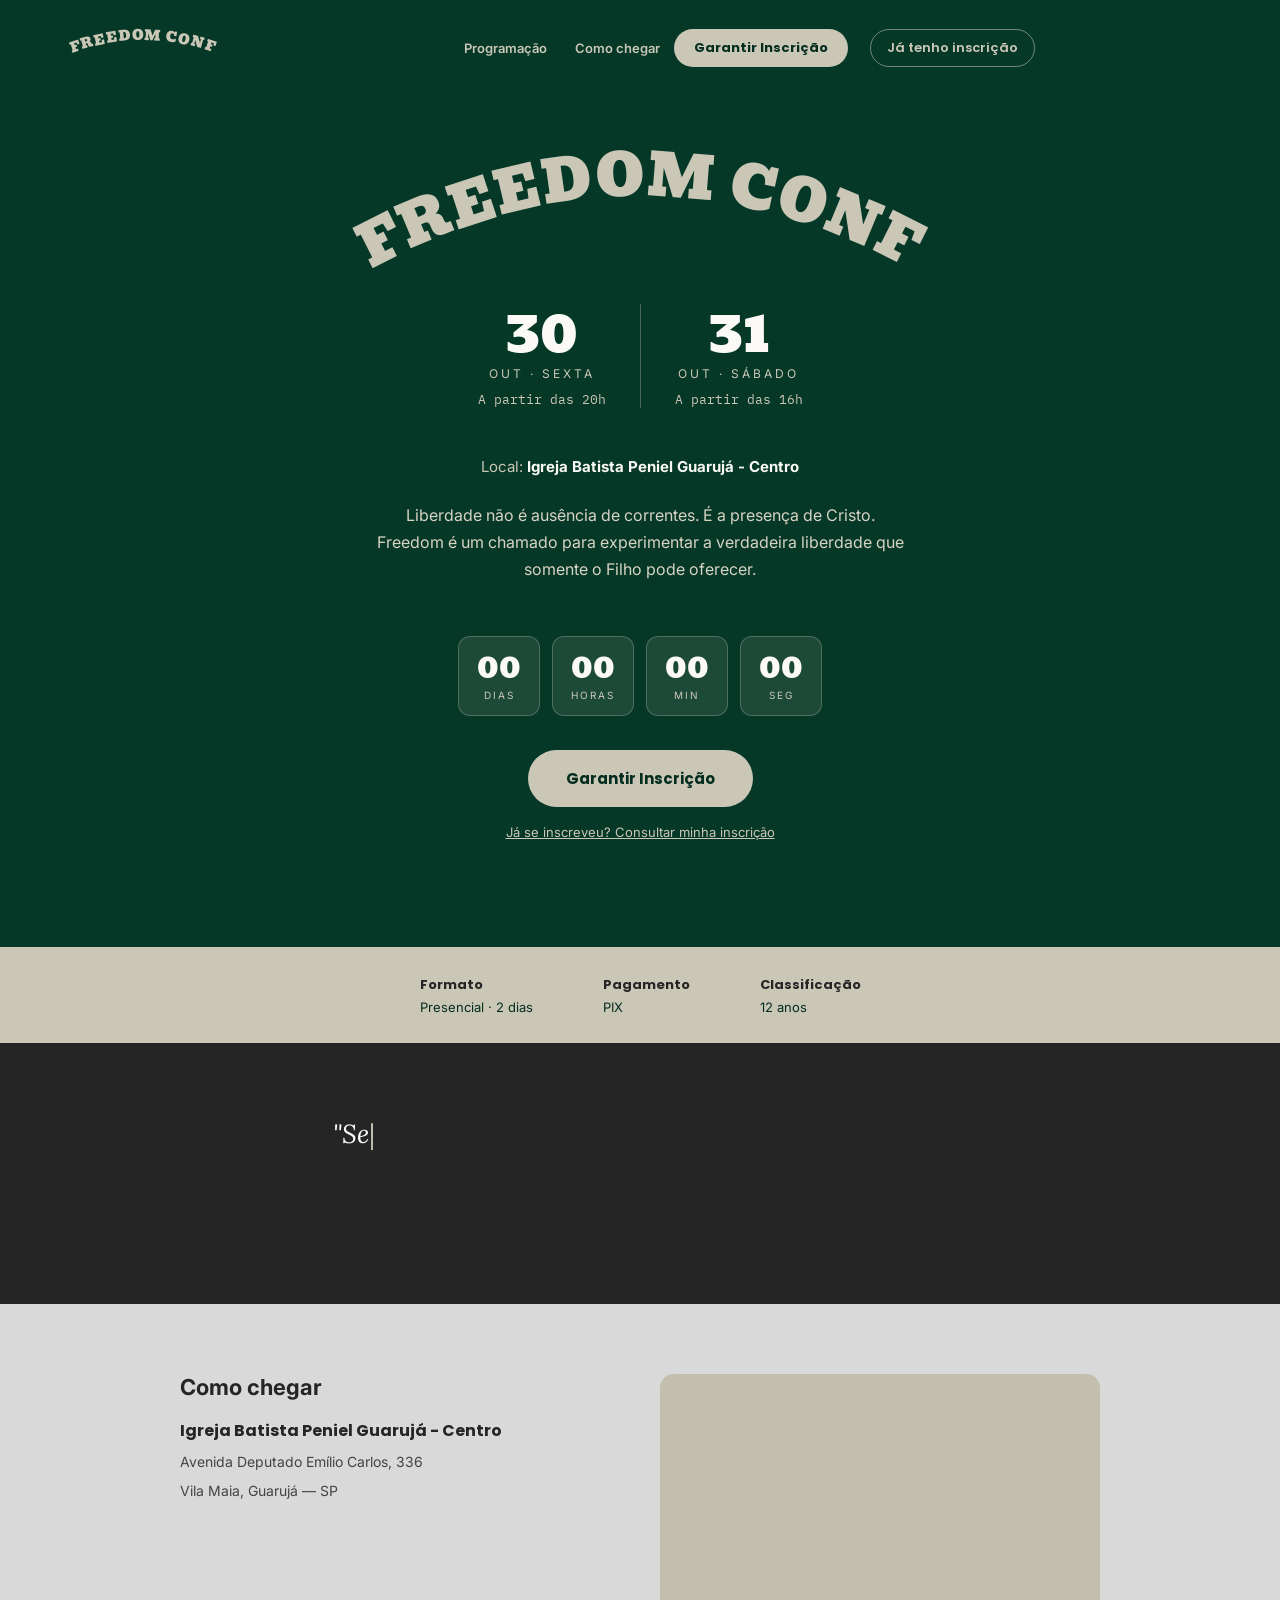
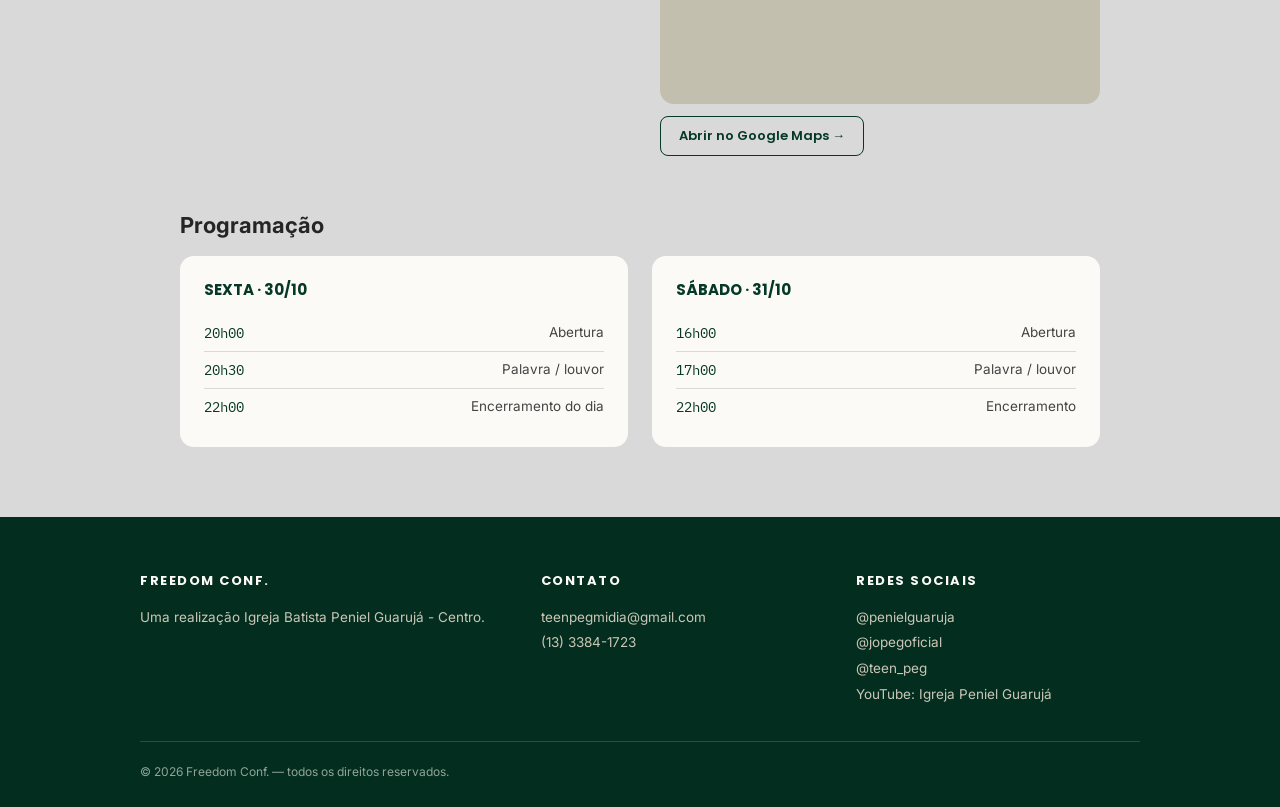
<file: index.html>
<!DOCTYPE html>
<html lang="pt-BR">
<head>
<meta charset="UTF-8" />
<meta name="viewport" content="width=device-width, initial-scale=1.0" />

<!-- Prevenção contra cache do navegador: garante que o visitante -->
<!-- sempre veja a versão mais recente do site (evita telas antigas -->
<!-- "presas" no cache após atualizações de preço, texto, etc.). -->
<meta http-equiv="Cache-Control" content="no-cache, no-store, must-revalidate">
<meta http-equiv="Pragma" content="no-cache">
<meta http-equiv="Expires" content="0">

<title>Freedom Conf. 2026</title>
<meta name="description" content="Freedom Conf. 2026 — Igreja Batista Peniel Guarujá - Centro. 30 e 31 de outubro." />

<link rel="preconnect" href="https://fonts.googleapis.com">
<link href="https://fonts.googleapis.com/css2?family=Bevan&family=Poppins:wght@400;500;600;700;800&family=Inter:wght@400;500;600&family=Lora:ital@1&family=IBM+Plex+Mono:wght@500&display=swap" rel="stylesheet">

<!-- Estilos centralizados do projeto (site público + admin) -->
<!-- "?v=8" força o navegador a buscar a versão nova sempre que o -->
<!-- número da versão mudar, mesmo com cache antigo salvo. -->
<link rel="stylesheet" href="css/styles.css?v=9">
<noscript>
  <style>
    .verse-fantasma { color: inherit !important; }
    .verse-camada { display: none !important; }
    .verse-ref { opacity: 1 !important; }
  </style>
</noscript>
</head>
<body>

<!-- ===================== HOME / CAPA ===================== -->
<section id="home">

  <div class="topbar">
    <div class="logo-mini">
      <svg class="arco" width="190" height="40" viewBox="0 0 190 40" overflow="visible">
        <path id="arcTopo" d="M 6 34 Q 95 -6 184 34" fill="transparent" />
        <text font-size="14"><textPath href="#arcTopo" startOffset="50%" text-anchor="middle">FREEDOM CONF</textPath></text>
      </svg>
    </div>

    <button type="button" class="menu-toggle" id="menuToggle" aria-label="Abrir menu" aria-expanded="false" aria-controls="menuNav">
      <span></span><span></span><span></span>
    </button>

    <nav id="menuNav">
      <a href="#programacao">Programação</a>
      <a href="#local">Como chegar</a>
      <a class="nav-cta-primario" href="inscricao.html">Garantir Inscrição</a>
      <a class="nav-cta-secundario" href="buscar.html">Já tenho inscrição</a>
    </nav>
    <div class="menu-backdrop" id="menuBackdrop" aria-hidden="true"></div>
  </div>

  <div class="cover">
    <svg class="arco" width="620" height="150" viewBox="0 0 620 150" overflow="visible">
      <path id="arcHero" d="M 20 135 Q 310 -35 600 135" fill="transparent" />
      <text font-size="58"><textPath href="#arcHero" startOffset="50%" text-anchor="middle">FREEDOM CONF</textPath></text>
    </svg>

    <div class="date-block">
      <div class="date-card">
        <div class="dia">30</div>
        <div class="mes">Out · Sexta</div>
        <div class="hora">A partir das 20h</div>
      </div>
      <div class="date-card">
        <div class="dia">31</div>
        <div class="mes">Out · Sábado</div>
        <div class="hora">A partir das 16h</div>
      </div>
    </div>

    <p class="local">Local: <b>Igreja Batista Peniel Guarujá - Centro</b></p>
    <p class="descricao">Liberdade não é ausência de correntes. É a presença de Cristo.<br>Freedom é um chamado para experimentar a verdadeira liberdade que somente o Filho pode oferecer.</p>

    <!-- Contagem regressiva viva: atualizada a cada segundo por js/main.js -->
    <div class="countdown" id="countdown">
      <div class="cd-box"><div class="num" id="cdDias">00</div><div class="lbl">Dias</div></div>
      <div class="cd-box"><div class="num" id="cdHoras">00</div><div class="lbl">Horas</div></div>
      <div class="cd-box"><div class="num" id="cdMin">00</div><div class="lbl">Min</div></div>
      <div class="cd-box"><div class="num" id="cdSeg">00</div><div class="lbl">Seg</div></div>
    </div>

    <div><a class="btn btn-primary" href="inscricao.html">Garantir Inscrição</a></div>
    <p style="margin-top:14px;">
      <a href="buscar.html" style="color:var(--bege); font-size:13px; text-decoration:underline;">Já se inscreveu? Consultar minha inscrição</a>
    </p>
  </div>

  <div class="info-strip">
    <div class="fade-in-section"><b>Formato</b>Presencial · 2 dias</div>
    <div class="fade-in-section"><b>Pagamento</b>PIX</div>
    <div class="fade-in-section"><b>Classificação</b>12 anos</div>
  </div>

  <div class="verse">
    <div id="versiculo" class="verse-wrap">
      <blockquote class="verse-texto">
        <!-- Texto completo, invisível (via CSS): reserva a altura final no layout
             e continua acessível para leitores de tela. É também a fonte do texto
             que o JS vai "digitar". -->
        <span class="verse-fantasma" id="versiculoTexto">"Se, pois, o Filho vos libertar, verdadeiramente sereis livres."</span>
        <!-- Camada visível: o JS preenche letra por letra, com o cursor logo depois. -->
        <span class="verse-camada" aria-hidden="true"><span id="versiculoDigitado"></span><span class="verse-cursor" id="versiculoCursor">|</span></span>
      </blockquote>
      <p class="verse-ref" id="versiculoRef">João 8:36</p>
    </div>
  </div>

  <div class="details" id="local">
    <div class="details-grid">
      <div class="fade-in-section">
        <h2>Como chegar</h2>
        <div class="address-lines">
          <p class="nome-local">Igreja Batista Peniel Guarujá - Centro</p>
          <p>Avenida Deputado Emílio Carlos, 336</p>
          <p>Vila Maia, Guarujá — SP</p>
        </div>
      </div>
      <div>
        <div class="map-box">
          <iframe
            src="https://www.google.com/maps?q=Avenida+Deputado+Em%C3%ADlio+Carlos,+336+-+Vila+Maia,+Guaruj%C3%A1+-+SP&output=embed"
            loading="lazy"
            referrerpolicy="no-referrer-when-downgrade"
            allowfullscreen
            title="Localização da Igreja Batista Peniel Guarujá - Centro">
          </iframe>
        </div>
        <a class="btn-line" style="display:inline-block; margin-top:12px; text-decoration:none;"
           href="https://www.google.com/maps/search/?api=1&query=Avenida+Deputado+Em%C3%ADlio+Carlos%2C+336+-+Vila+Maia%2C+Guaruj%C3%A1+-+SP"
           target="_blank" rel="noopener">
          Abrir no Google Maps →
        </a>
      </div>
    </div>

    <div class="programacao" id="programacao">
      <h2 class="fade-in-section">Programação</h2>
      <div class="prog-cols">
        <div class="prog-day">
          <div class="fade-in-section">
            <h3>SEXTA · 30/10</h3>
            <div class="prog-item"><span>20h00</span><span>Abertura</span></div>
            <div class="prog-item"><span>20h30</span><span>Palavra / louvor</span></div>
            <div class="prog-item"><span>22h00</span><span>Encerramento do dia</span></div>
          </div>
        </div>
        <div class="prog-day">
          <div class="fade-in-section">
            <h3>SÁBADO · 31/10</h3>
            <div class="prog-item"><span>16h00</span><span>Abertura</span></div>
            <div class="prog-item"><span>17h00</span><span>Palavra / louvor</span></div>
            <div class="prog-item"><span>22h00</span><span>Encerramento</span></div>
          </div>
        </div>
      </div>
    </div>
  </div>

  <footer>
    <div class="footer-grid fade-in-section">
      <div>
        <h4>Freedom Conf.</h4>
        <p>Uma realização Igreja Batista Peniel Guarujá - Centro.</p>
      </div>
      <div>
        <h4>Contato</h4>
        <a href="mailto:teenpegmidia@gmail.com">teenpegmidia@gmail.com</a>
        <a href="tel:+551333841723">(13) 3384-1723</a>
      </div>
      <div>
        <h4>Redes sociais</h4>
        <a href="https://instagram.com/penielguaruja" target="_blank" rel="noopener">@penielguaruja</a>
        <a href="https://instagram.com/jopegoficial" target="_blank" rel="noopener">@jopegoficial</a>
        <a href="https://instagram.com/teen_peg" target="_blank" rel="noopener">@teen_peg</a>
        <a href="https://www.youtube.com/@igrejapenielguaruja" target="_blank" rel="noopener">YouTube: Igreja Peniel Guarujá</a>
      </div>
    </div>
    <div class="footer-bottom">
      <span>© 2026 Freedom Conf. — todos os direitos reservados.</span>
    </div>
  </footer>
</section>

<!-- 1) menu mobile; 2) contagem regressiva; 3) animações de rolagem -->
<script src="js/main.js?v=4.1.0"></script>
</body>
</html>
</file>
<file: css/styles.css>
/* ============================================================
   Freedom Conf. 2026 — Estilos compartilhados
   Este arquivo centraliza TODO o CSS do projeto (site público e
   painel administrativo). A paleta de cores, tipografia e o
   design system abaixo seguem rigorosamente o protótipo aprovado.
   ============================================================ */

:root{
  --verde: #053827;
  --verde-dark: #032D1F;
  --bege: #CBC7B7;
  --preto: #252525;
  --cinza: #D9D9D9;
  --branco: #FBFAF7;
}
*{box-sizing:border-box;}
html{ overflow-x:hidden; scroll-behavior:smooth; }
body{
  margin:0; background:var(--branco); color:var(--preto);
  font-family:'Inter',sans-serif; -webkit-font-smoothing:antialiased;
  overflow-x:hidden;
}
.heading{ font-family:'Poppins',sans-serif; font-weight:700; }
.arco{ display:inline-block; overflow:visible; max-width:100%; }
.arco svg{ max-width:100%; height:auto; display:block; }
.arco text{ font-family:'Bevan',serif; fill: currentColor; letter-spacing: 1px; }

/* Usado apenas no admin.html para alternar entre login / dashboard / check-in
   sem precisar navegar entre páginas diferentes. */
.screen{ display:none; }
.screen.active{ display:block; animation: telaEntra .45s cubic-bezier(.22,.68,0,1.01); }
@keyframes telaEntra{
  from{ opacity:0; transform:translateY(14px); }
  to{ opacity:1; transform:translateY(0); }
}

/* ================= HOME ================= */
#home .topbar{
  position:relative;
  display:flex; justify-content:space-between; align-items:center;
  padding:26px 48px; background:var(--verde); color:var(--branco);
}
#home .topbar .logo-mini .arco{ color:var(--bege); }
#home .topbar nav{ display:flex; align-items:center; }
#home .topbar nav a{ color:var(--bege); text-decoration:none; margin-left:28px; font-size:13px; font-weight:600; }
#home .topbar nav a:hover{ color:var(--branco); }

/* ---- CTAs de destaque dentro do menu (primário = inscrever-se; -- */
/* ---- secundário = quem já se inscreveu / ver credencial)      -- */
#home .topbar nav .nav-cta-secundario{
  margin-left:22px; padding:8px 16px; border:1.5px solid rgba(203,199,183,.55);
  border-radius:999px; font-family:'Poppins',sans-serif; white-space:nowrap;
}
#home .topbar nav .nav-cta-secundario:hover{ border-color:var(--branco); color:var(--branco); }
#home .topbar nav .nav-cta-primario{
  margin-left:14px; padding:9px 20px; border-radius:999px;
  background:var(--bege); color:var(--verde-dark); font-family:'Poppins',sans-serif;
  font-weight:700; white-space:nowrap;
}
#home .topbar nav .nav-cta-primario:hover{ background:var(--branco); color:var(--verde-dark); }

/* ---- botão hambúrguer (só aparece em telas estreitas) ---- */
.menu-toggle{
  display:none; flex-direction:column; justify-content:center; gap:5px;
  width:34px; height:34px; padding:0; background:none; border:none; cursor:pointer;
}
.menu-toggle span{
  display:block; width:100%; height:2px; background:var(--branco); border-radius:2px;
  transition:transform .2s ease, opacity .2s ease;
}
.menu-toggle.aberto span:nth-child(1){ transform:translateY(7px) rotate(45deg); }
.menu-toggle.aberto span:nth-child(2){ opacity:0; }
.menu-toggle.aberto span:nth-child(3){ transform:translateY(-7px) rotate(-45deg); }

.cover{
  background:var(--verde); color:var(--branco);
  display:flex; flex-direction:column; align-items:center; text-align:center;
  padding:50px 24px 90px;
}
.cover .arco{ color:var(--bege); margin-bottom:8px; }
.cover .subtitulo{
  font-family:'Poppins',sans-serif; font-weight:600; letter-spacing:6px;
  font-size:13px; color:var(--bege); text-transform:uppercase; margin-bottom:46px;
}
.date-block{ display:flex; gap:0; margin-bottom:34px; }
.date-card{ padding:0 34px; text-align:center; }
.date-card + .date-card{ border-left:1px solid rgba(203,199,183,.35); }
.date-card .dia{ font-family:'Bevan',serif; font-size:56px; line-height:1; color:var(--branco); }
.date-card .mes{ font-size:12px; letter-spacing:3px; color:var(--bege); text-transform:uppercase; margin-top:6px;}
.date-card .hora{ font-size:13px; color:var(--bege); margin-top:10px; font-family:'IBM Plex Mono',monospace;}
.local{ font-size:15px; color:var(--bege); margin-bottom:10px; }
.local b{ color:var(--branco); }

/* ---- contagem regressiva ---- */
.countdown{ display:flex; gap:12px; margin:8px 0 34px; }
.cd-box{
  background:rgba(203,199,183,.12); border:1px solid rgba(203,199,183,.3);
  border-radius:12px; padding:14px 18px; text-align:center; min-width:76px;
}
.cd-box .num{ font-family:'Bevan',serif; font-size:32px; color:var(--branco); line-height:1; }
.cd-box .lbl{ font-size:10px; letter-spacing:2px; text-transform:uppercase; color:var(--bege); margin-top:6px; }
.descricao{ max-width:560px; font-size:16px; line-height:1.7; color:#D8D3C3; margin-bottom:44px; }
.btn{
  display:inline-block; padding:17px 38px; border-radius:999px;
  font-weight:700; text-decoration:none; font-size:15px; cursor:pointer; border:none;
  font-family:'Poppins',sans-serif;
}
.btn-primary{ background:var(--bege); color:var(--verde-dark); }
.btn-primary:hover{ background:var(--branco); }
.btn-primary:disabled{ opacity:.6; cursor:not-allowed; }

/* ---- faixa de infos rápidas (mistura bege) ---- */
.info-strip{
  display:flex; justify-content:center; gap:70px; flex-wrap:wrap;
  background:var(--bege); color:var(--verde-dark);
  padding:28px 24px;
}
.info-strip b{ display:block; color:var(--preto); font-size:13px; margin-bottom:4px; font-family:'Poppins',sans-serif;}
.info-strip div{ font-size:13px; }

/* ---- versículo-chave (mistura preto) ---- */
.verse{
  background:var(--preto); color:var(--bege);
  padding:70px 24px; text-align:center;
}
.verse blockquote{
  font-family:'Lora',serif; font-style:italic; font-size:26px; line-height:1.6;
  max-width:640px; margin:0 auto 18px; color:var(--branco);
}
.verse cite{ font-size:13px; letter-spacing:2px; text-transform:uppercase; color:var(--bege); font-style:normal; }

/* ---- versículo: animação de digitação (typewriter) ----
   Duas camadas empilhadas dentro do mesmo blockquote:
   • .verse-fantasma → texto completo, transparente. Ocupa o espaço final
     em qualquer largura de tela (sem pulos de layout) e segue legível
     para leitores de tela.
   • .verse-camada   → sobreposta ao fantasma, mesmo texto e mesma
     tipografia. O JS escreve aqui, letra por letra. */
.verse-texto{ position:relative; }
.verse-fantasma{ display:block; color:transparent; }
.verse-camada{
  position:absolute; top:0; left:0; right:0;
  pointer-events:none;
}

/* Parte ainda não digitada: ocupa o lugar dela, mas fica invisível.
   Assim as quebras de linha e a centralização são idênticas ao texto
   final, e nenhuma palavra "pula" de linha enquanto é digitada.
   (O elemento é criado pelo JS na etapa 3.) */
.verse-resto{ color:transparent; }

/* Cursor "|": largura zero, então não desloca o texto. Só aparece
   quando o JS marca #versiculo com ".digitando". */
.verse-cursor{
  display:inline-block; width:0; overflow:visible;
  font-style:normal; font-weight:300; color:var(--bege);
  opacity:0;
}
.verse-wrap.digitando .verse-cursor{
  opacity:1;
  animation:verse-piscar 1s steps(1) infinite;
}
@keyframes verse-piscar{
  0%, 49.99%{ opacity:1; }
  50%, 100%{ opacity:0; }
}

/* Referência "João 8:36": o espaço já está reservado (opacity não
   tira o elemento do layout). O JS adiciona ".concluido" ao terminar
   de digitar e o fade-in acontece por aqui. */
.verse-ref{
  margin:0; opacity:0;
  transition:opacity .9s ease;
}
.verse-wrap.concluido .verse-ref{ opacity:1; }

/* Cursor continua piscando por 3s depois de concluir; o JS então
   adiciona ".cursor-fim" e ele some com um fade-out discreto. */
.verse-wrap.cursor-fim .verse-cursor{
  animation:verse-sumir .8s ease forwards;
}
@keyframes verse-sumir{
  from{ opacity:1; }
  to{ opacity:0; }
}

/* Menos movimento: mostra o versículo pronto, sem digitação. */
@media (prefers-reduced-motion: reduce){
  .verse-fantasma{ color:inherit; }
  .verse-camada{ display:none; }
  .verse-ref{ opacity:1; transition:none; }
}

/* ---- local e programação (mistura cinza) ---- */
.details{ background:var(--cinza); padding:70px 24px; }
.details-grid{
  max-width:920px; margin:0 auto; display:grid; grid-template-columns:1fr 1fr; gap:40px;
}
.details h2{ font-size:22px; margin:0 0 18px; }
.details-grid .map-box{
  background:#C3BFAE; border-radius:14px; overflow:hidden;
  aspect-ratio: 4 / 3; width:100%;
  display:flex; align-items:center; justify-content:center; color:#6b6656; font-size:13px;
}
.details-grid .map-box iframe{
  width:100%; height:100%; border:0; display:block;
}
.address-lines p{ margin:0 0 6px; font-size:14px; color:#444; line-height:1.6;}
.address-lines .nome-local{ font-weight:700; color:var(--preto); font-size:16px; margin-bottom:8px; font-family:'Poppins',sans-serif;}

.programacao{ max-width:920px; margin:56px auto 0; }
.prog-cols{ display:grid; grid-template-columns:1fr 1fr; gap:24px; }
.prog-day{ background:var(--branco); border-radius:14px; padding:22px 24px; }
.prog-day h3{ font-family:'Poppins',sans-serif; font-size:15px; margin:0 0 14px; color:var(--verde);}
.prog-item{ display:flex; justify-content:space-between; font-size:13.5px; padding:9px 0; border-bottom:1px solid var(--cinza); color:#444;}
.prog-item:last-child{ border-bottom:none; }
.prog-item span:first-child{ font-family:'IBM Plex Mono',monospace; color:var(--verde); }

/* ---- rodapé ---- */
footer{ background:var(--verde-dark); color:var(--bege); padding:54px 24px 28px; }
.footer-grid{
  max-width:1000px; margin:0 auto; display:grid; grid-template-columns:1.3fr 1fr 1fr; gap:32px;
  padding-bottom:34px; border-bottom:1px solid rgba(203,199,183,.2);
}
footer h4{ color:var(--branco); font-size:13px; text-transform:uppercase; letter-spacing:1.5px; margin:0 0 14px; font-family:'Poppins',sans-serif;}
footer p, footer a{ font-size:13.5px; color:var(--bege); line-height:1.9; text-decoration:none; display:block;}
footer a:hover{ color:var(--branco); }
.footer-bottom{
  max-width:1000px; margin:22px auto 0; display:flex; justify-content:space-between;
  font-size:12px; color:#8FA598; flex-wrap:wrap; gap:8px;
}

/* ================= INSCRIÇÃO ================= */

/* ---- botão "← Voltar": pílula flutuante minimalista, grudada no
   topo ao rolar (sticky), com fundo translúcido e desfoque — não é
   mais uma faixa branca ocupando a largura toda da tela. O
   container só existe para dar um respiro de margem em volta da
   pílula; quem realmente "gruda" no topo é o próprio botão. ---- */
.pagina-voltar-bar{
  display:flex; padding:14px 20px 0;
}
.btn-voltar-limpo{
  position:sticky; top:12px; z-index:100;
  display:inline-flex; align-items:center; gap:6px;
  padding:9px 18px; border-radius:999px;
  background:rgba(251,250,247,.78);
  -webkit-backdrop-filter:blur(8px); backdrop-filter:blur(8px);
  box-shadow:0 4px 18px rgba(5,56,39,.14);
  font-size:13.5px; font-weight:600; font-family:'Poppins',sans-serif;
  color:var(--verde); text-decoration:none;
  transition:background .15s ease, color .15s ease, box-shadow .15s ease;
}
.btn-voltar-limpo:hover{
  background:var(--branco); color:var(--verde-dark);
  box-shadow:0 6px 22px rgba(5,56,39,.2); text-decoration:none;
}

#inscricao{ background:var(--cinza); }
.insc-wrap{ max-width:640px; margin:0 auto; padding:70px 24px 90px; text-align:center; }
.insc-wrap .arco{ color:var(--verde); margin-bottom:16px; }
.insc-wrap h1{ font-size:30px; margin:0 0 6px; }
.insc-wrap .sub{ color:#555; margin-bottom:38px; font-size:15px;}
.combos{ display:grid; grid-template-columns:repeat(3,1fr); gap:14px; margin-bottom:38px; text-align:left;}
.combo{ background:var(--branco); border:2px solid var(--cinza); border-radius:14px; padding:22px 18px; cursor:pointer; transition:all .15s ease; position:relative;}
.combo:hover{ border-color:var(--bege); }
.combo[data-selected="true"]{ border-color:var(--verde); background:#F1F4F1; }
.combo .badge-check{ position:absolute; top:14px; right:14px; width:18px; height:18px; border-radius:50%; border:2px solid var(--cinza); background:var(--branco);}
.combo[data-selected="true"] .badge-check{ background:var(--verde); border-color:var(--verde); }
.combo .dia{ font-family:'Poppins',sans-serif; font-weight:700; font-size:15px; margin-bottom:4px;}
.combo .detalhe{ font-size:12px; color:#666; display:block; margin-bottom:16px; min-height:32px;}
/* Preço em bloco vertical: "R$" em destaque numa linha, o valor
   numérico + "/pessoa" na linha de baixo. Antes disso era tudo numa
   linha só ("R$ 25,00/pessoa") na fonte Bevan de 26px, larga o
   bastante para estourar a largura do card — daí o vazamento. */
.combo .preco{
  font-family:'Bevan',serif; color:var(--verde);
  display:flex; flex-direction:column; line-height:1.2;
}
.combo .preco-cifrao{ font-size:13px; letter-spacing:1.5px; margin-bottom:2px; }
.combo .preco-valor{ font-size:26px; }
.combo .preco-valor small{ font-family:'Inter',sans-serif; font-size:12px; color:#888; font-weight:400; margin-left:3px;}
.form-card{ background:var(--branco); border-radius:16px; padding:32px; text-align:left; }
.field{ margin-bottom:18px; }
.field label{ display:block; font-size:13px; color:#555; margin-bottom:7px; font-weight:600; font-family:'Poppins',sans-serif;}
.field input{ width:100%; padding:14px 16px; background:var(--cinza); border:1.5px solid transparent; border-radius:9px; color:var(--preto); font-size:15px; font-family:'Inter',sans-serif;}
.field input:focus{ outline:none; border-color:var(--verde); background:var(--branco); }
.field .erro-campo{ display:block; color:#A13B2C; font-size:12px; margin-top:6px; }

/* ---- Aviso customizado de inscrição duplicada (Passo 1) ----
   Substitui o alert() nativo do navegador por um banner no próprio
   layout, com a identidade visual do projeto — borda de destaque em
   --verde, texto em --verde-dark, fundo --branco. Fica escondido por
   padrão (display:none inline no HTML) e é mostrado/escondido via
   .style.display pelo js/inscricao.js. */
.aviso-duplicidade{
  display:flex; align-items:flex-start; gap:12px;
  background:var(--branco);
  border:1.5px solid var(--bege);
  border-left:4px solid var(--verde);
  border-radius:12px;
  padding:14px 16px;
  margin-top:14px;
  text-align:left;
}
.aviso-duplicidade-icone{ font-size:20px; line-height:1; margin-top:1px; flex-shrink:0; }
.aviso-duplicidade-texto{ flex:1; min-width:0; }
.aviso-duplicidade-texto strong{
  display:block; font-family:'Poppins',sans-serif; font-weight:700;
  font-size:13.5px; color:var(--verde-dark); margin-bottom:4px;
}
.aviso-duplicidade-texto p{
  margin:0; font-size:13px; color:var(--preto); line-height:1.5; opacity:.82;
}
.aviso-duplicidade-fechar{
  background:none; border:none; font-size:18px; line-height:1;
  color:var(--bege); cursor:pointer; padding:2px 4px; margin-left:2px;
  flex-shrink:0; transition:color .15s ease;
}
.aviso-duplicidade-fechar:hover{ color:var(--verde-dark); }
.field input[type="file"]{
  padding:12px 14px; cursor:pointer; font-size:13px; color:#555;
}
.field input[type="file"]::file-selector-button{
  border:none; background:var(--verde); color:var(--branco); font-weight:600;
  padding:8px 14px; border-radius:6px; margin-right:12px; cursor:pointer; font-family:'Poppins',sans-serif; font-size:12px;
}
.field input[type="file"]::file-selector-button:hover{ background:var(--verde-dark); }
.total-row{ display:flex; justify-content:space-between; align-items:center; padding:16px 4px; margin:10px 0 22px; border-top:1px solid var(--cinza); font-size:14px; color:#555;}
.total-row strong{ font-family:'Bevan',serif; font-size:22px; color:var(--verde); }
.pay-icons{ display:flex; gap:8px; margin-top:8px; }
.pay-chip{ font-size:11px; border:1px solid var(--cinza); padding:4px 10px; border-radius:6px; color:#666; font-weight:600;}

/* ---- caixa da chave Pix + botão "Copiar Chave Pix" ---- */
.pix-key-box{ background:var(--cinza); border-radius:9px; padding:14px 16px; margin-bottom:18px; }
.pix-key-label{ font-size:12px; color:#555; margin:0 0 8px; font-weight:600; font-family:'Poppins',sans-serif;}
.pix-key-row{ display:flex; align-items:center; justify-content:space-between; gap:10px; flex-wrap:wrap; }
.pix-key-valor{ font-family:'IBM Plex Mono',monospace; font-size:14px; font-weight:600; color:var(--preto); margin:0; word-break:break-all;}
.btn-copiar-pix{
  background:var(--verde); color:var(--branco); border:none; border-radius:6px;
  padding:8px 14px; font-size:12px; font-weight:700; cursor:pointer; font-family:'Poppins',sans-serif;
  white-space:nowrap; flex-shrink:0;
}
.btn-copiar-pix:hover{ background:var(--verde-dark); }
.btn-copiar-pix.copiado{ background:#1F6B3F; }

/* ---- selo de status na tela de sucesso (pagamento pendente) ---- */
.status-pendente-badge{
  display:inline-block; background:#F3EAD2; color:#8A6A16; font-family:'Poppins',sans-serif;
  font-weight:700; font-size:12px; letter-spacing:.5px; padding:7px 16px; border-radius:20px;
  text-transform:uppercase;
}
.form-card .btn-primary{ width:100%; text-align:center; background:var(--verde); color:var(--branco); padding:17px;}
.form-card .btn-primary:hover{ background:var(--verde-dark); }

/* ---- resumo do pedido (passo intermediário antes do PIX) ---- */
.resumo-pedido{ text-align:left; }
.resumo-pedido h2{ font-size:19px; margin:0 0 18px; font-family:'Poppins',sans-serif; }
.resumo-linhas{ border-top:1px solid var(--cinza); padding-top:16px; margin-bottom:26px; }
.resumo-linha{ display:flex; justify-content:space-between; font-size:14px; color:#555; padding:6px 0; }
.resumo-linha b{ color:var(--preto); }
.resumo-linha.destaque{ border-top:1px dashed var(--cinza); margin-top:8px; padding-top:14px; font-size:15px; }
.resumo-linha.destaque b{ color:var(--verde); font-family:'Bevan',serif; font-size:20px; }
.btn-pix{
  width:100%; display:flex; align-items:center; justify-content:center; gap:10px;
  background:var(--branco); border:2px solid var(--verde); color:var(--verde);
  padding:18px; border-radius:12px; font-family:'Poppins',sans-serif; font-weight:700;
  font-size:16px; cursor:pointer;
}
.btn-pix:hover{ background:var(--verde); color:var(--branco); }
.btn-pix:disabled{ opacity:.6; cursor:not-allowed; }
.tag-tarifa{
  display:block; margin-top:8px; color:#999; font-size:11.5px; text-align:center;
}
.tag-sem-acrescimo{
  display:inline-block; margin-top:10px; background:#1F6B3F; color:var(--branco);
  font-size:11px; font-weight:700; padding:5px 12px; border-radius:6px;
}
.resumo-voltar{ display:inline-block; margin-bottom:18px; color:#777; font-size:13px; text-decoration:none; font-weight:600; background:none; border:none; cursor:pointer; font-family:'Inter',sans-serif; padding:0;}
.resumo-voltar:hover{ color:var(--verde); }

/* ---- FAQ / Dúvidas Frequentes (rodapé do inscricao.html) ---- */
.faq-section{ background:var(--cinza); padding:60px 24px; }
.faq-wrap{ max-width:820px; margin:0 auto; text-align:center; }
.faq-wrap h2{ font-size:24px; margin:0 0 8px; }
.faq-wrap .sub{ margin-bottom:32px; }
.faq-grid{ display:grid; grid-template-columns:repeat(2,1fr); gap:14px; text-align:left; }
.faq-card{
  background:var(--branco); border-radius:14px; padding:20px 22px;
  cursor:pointer; border:2px solid transparent; text-align:left;
  font-family:'Inter',sans-serif; transition:border-color .15s ease, transform .15s ease;
}
.faq-card:hover{ border-color:var(--bege); transform:translateY(-2px); }
.faq-card .pergunta{
  font-family:'Poppins',sans-serif; font-weight:700; font-size:14.5px; color:var(--preto);
  display:flex; justify-content:space-between; align-items:center; gap:10px; margin:0;
}
.faq-card .pergunta::after{ content:'+'; font-size:20px; color:var(--verde); flex-shrink:0; line-height:1; }

/* ---- Modal genérico com desfoque estilo iOS (glassmorphism) —
   usado pelas respostas do FAQ, pelo modal de seleção de
   participantes e pelo modal de PIN em buscar.html. O fundo escuro
   neutro + blur(20px) saturate(180%) dão o efeito de vidro fosco
   dinâmico, sem a tonalidade esverdeada "lavada" da versão anterior. ---- */
.modal-overlay{
  position:fixed; inset:0; z-index:200;
  display:flex; align-items:center; justify-content:center; padding:24px;
  background:rgba(0, 0, 0, 0.45);
  -webkit-backdrop-filter:blur(20px) saturate(180%);
  backdrop-filter:blur(20px) saturate(180%);
  opacity:0; pointer-events:none;
  transition:opacity .25s ease;
}
.modal-overlay.aberto{ opacity:1; pointer-events:auto; }
.modal-box{
  background:var(--branco); border-radius:18px; padding:30px;
  max-width:460px; width:100%; max-height:85vh; overflow-y:auto;
  transform:translateY(14px); transition:transform .25s ease;
  box-shadow:0 20px 60px rgba(0,0,0,.28);
}
.modal-overlay.aberto .modal-box{ transform:translateY(0); }
.modal-header{ display:flex; justify-content:space-between; align-items:flex-start; gap:12px; margin-bottom:14px; }
.modal-header h3{ font-family:'Poppins',sans-serif; font-size:18px; margin:0; color:var(--preto); }
.modal-fechar{
  background:none; border:none; font-size:22px; line-height:1; cursor:pointer;
  color:#999; padding:2px 4px; flex-shrink:0;
}
.modal-fechar:hover{ color:var(--preto); }
.modal-body{ font-size:14.5px; color:#444; line-height:1.7; text-align:left; }
.modal-lista-opcao{
  display:block; width:100%; text-align:left; padding:14px 16px; margin-bottom:8px;
  border:1.5px solid var(--cinza); border-radius:10px; background:var(--branco);
  font-family:'Inter',sans-serif; font-size:14px; color:var(--preto); cursor:pointer;
  transition:border-color .15s ease, background .15s ease;
}
.modal-lista-opcao:hover{ border-color:var(--verde); background:#F1F4F1; }
.modal-lista-opcao:last-child{ margin-bottom:0; }
.modal-lista-opcao b{ display:block; font-family:'Poppins',sans-serif; font-size:14px; margin-bottom:2px; }
.modal-lista-opcao span{ font-size:12px; color:#777; }

/* ---- Modal de seleção de participantes (buscar.html): o CONTÊINER
   (.modal-box) recebe o verde-escuro oficial da conferência, com
   título e texto em tons claros para manter contraste — o fundo
   desfocado por trás já é o ".modal-overlay" genérico acima. ---- */
.modal-selecao-box{
  background:var(--verde-dark);
}
.modal-selecao-box .modal-header h3{ color:var(--branco); }
.modal-selecao-box .modal-fechar{ color:var(--bege); }
.modal-selecao-box .modal-fechar:hover{ color:var(--branco); }
.modal-selecao-box .modal-body p{ color:#C9D6CE; }

/* ---- Overlay escuro e neutro (sem a tonalidade esverdeada do
   .modal-overlay padrão) — mesmo padrão usado na tela de
   credencial. Usado pelo modal de lote esgotado (inscricao.html);
   sobrescreve só o fundo, herdando o resto (posição, blur, transição
   de opacidade via .aberto) do .modal-overlay genérico acima. ---- */
.modal-overlay.overlay-neutro{
  background:rgba(0, 0, 0, 0.65);
  -webkit-backdrop-filter:blur(6px);
  backdrop-filter:blur(6px);
}
#modalLoteEsgotado .modal-body{ text-align:center; }

/* ---- Cards dos participantes: retângulos bege com cantos bem
   arredondados (estilo pílula suave). Nome em destaque, alinhado ao
   topo/centro; data da inscrição pequena e sutil, ancorada no canto
   inferior esquerdo do card. ---- */
.cartao-participante{
  position:relative;
  display:block;
  width:100%;
  min-height:66px;
  background:var(--bege);
  border:none;
  border-radius:20px;
  padding:16px 18px 22px;
  text-align:center;
  cursor:pointer;
  font-family:'Inter',sans-serif;
  transition:transform .15s ease, box-shadow .15s ease;
}
.cartao-participante:hover{
  transform:translateY(-2px);
  box-shadow:0 8px 22px rgba(0,0,0,.22);
}
.cartao-participante-nome{
  display:block;
  font-family:'Poppins',sans-serif;
  font-weight:700;
  font-size:15px;
  color:var(--preto);
}
.cartao-participante-data{
  position:absolute;
  left:18px;
  bottom:8px;
  font-family:'Inter',sans-serif;
  font-size:11px;
  color:#6b6656;
}

/* ---- buscar.html: aviso de bloqueio anti-força-bruta e botão de
   baixar a credencial (QR code) como imagem ---- */
.bloqueio-aviso{
  background:#F4DEDA; border:1.5px solid #E3AFA4; color:#7A2E20;
  border-radius:10px; padding:14px 16px; font-size:13.5px; line-height:1.6; margin-top:14px;
}
.btn-baixar-credencial{
  display:inline-flex; align-items:center; justify-content:center; gap:8px;
  width:100%; margin-top:14px; padding:14px; border-radius:10px;
  border:2px solid var(--verde); background:var(--branco); color:var(--verde);
  font-family:'Poppins',sans-serif; font-weight:700; font-size:14px; cursor:pointer;
  transition:background .15s ease, color .15s ease;
}
.btn-baixar-credencial:hover{ background:var(--verde); color:var(--branco); }
.btn-baixar-credencial:disabled{ opacity:.6; cursor:not-allowed; }

/* ================= LOGIN (admin) ================= */
/* O elemento #login é alternado pelo js/admin.js via classe
   ".hidden"/atributo "hidden" e também via estilo inline
   "display". A regra abaixo só aplica "display:flex" quando a
   tela NÃO está marcada como escondida — ou seja, o seletor
   simplesmente deixa de bater com o elemento assim que ele é
   ocultado, então não há necessidade (nem risco) de um
   "!important" cego brigando com o próprio JS que fecha a tela.
   A regra ".hidden"/"[hidden]" logo em seguida é quem garante,
   com todas as letras, que a tela fecha de verdade. */
#login:not(.hidden):not([style*="display: none"]){
  display:flex !important;
  flex-direction:column;
  align-items:center;
  justify-content:center;
  min-height:100vh;
  min-height:100dvh;
  padding:24px;
  box-sizing:border-box;
  background:var(--preto);
  color:var(--branco);
}
#login.hidden,
#login[hidden]{
  display:none !important;
}
.login-card{ width:100%; max-width:420px; background:#2E2E2E; border-radius:16px; padding:44px 36px; text-align:center; box-sizing:border-box;}
.login-card .arco{ color:var(--bege); margin-bottom:20px;}
.login-card h1{ font-size:22px; margin:0 0 6px; font-family:'Poppins',sans-serif;}
.login-card .sub{ color:#9A9A9A; font-size:13px; margin-bottom:28px;}
.login-card .field label{ color:#B9B9B9; text-align:left;}
.login-card .field input{ background:#3B3B3B; color:var(--branco);}
.login-card .btn-primary{ width:100%; background:var(--bege); color:var(--preto); margin-top:6px;}
.login-card .btn-primary:disabled{ opacity:.6; }

/* ================= DASHBOARD (admin) ================= */
#dashboard{ background:var(--branco); min-height:100vh; }
.dash-top{ display:flex; justify-content:space-between; align-items:center; padding:20px 40px; background:var(--verde); color:var(--branco); flex-wrap:wrap; gap:12px;}
.dash-top .arco{ color:var(--bege); }
.dash-top .actions{ display:flex; align-items:center; gap:18px; }
.dash-top .who{ font-size:13px; color:var(--bege); }
.dash-top .who b{ color:var(--branco); }
.dash-top .btn-sair{ background:transparent; border:1px solid rgba(203,199,183,.5); color:var(--bege); padding:8px 16px; border-radius:8px; font-size:12px; font-weight:600; cursor:pointer; font-family:'Inter',sans-serif;}
.dash-top .btn-sair:hover{ border-color:var(--bege); color:var(--branco); }
.dash-body{ padding:36px 40px; }
.stat-row{ display:grid; grid-template-columns:repeat(4,1fr); gap:16px; margin-bottom:34px;}
.stat{ background:var(--cinza); border-radius:12px; padding:20px 22px; }
.stat .label{ font-size:12px; color:#555; text-transform:uppercase; letter-spacing:1px; margin-bottom:10px; font-family:'Poppins',sans-serif; font-weight:600;}
.stat .num{ font-family:'Bevan',serif; font-size:28px; color:var(--preto);}
.stat.accent{ background:var(--verde); }
.stat.accent .label{ color:var(--bege); }
.stat.accent .num{ color:var(--branco); }
.stat .sub{ font-size:12px; color:#777; margin-top:6px;}
.stat.accent .sub{ color:#B7CFC2; }
.panel-title{ display:flex; justify-content:space-between; align-items:center; margin-bottom:14px; flex-wrap:wrap; gap:10px;}
.panel-title h2{ font-size:17px; margin:0; font-family:'Poppins',sans-serif; font-weight:700;}
.panel-title .actions{ display:flex; gap:10px; }
.btn-line{ padding:9px 18px; font-size:13px; border-radius:8px; border:1.5px solid var(--verde); color:var(--verde); background:transparent; font-weight:600; font-family:'Poppins',sans-serif; cursor:pointer;}
.btn-line:hover{ background:var(--verde); color:var(--branco); }
.btn-line:disabled{ opacity:.5; cursor:not-allowed; }
.tabela-wrap{ overflow-x:auto; }
/* Painel visto pela PORTARIA: o conteúdo financeiro/pessoal fica atrás
   de um "vidro fosco" (glassmorphism, estilo iOS), contido no próprio
   quadro — sem o borrão vazar para fora das bordas. A classe é aplicada
   pelo js/admin.js conforme a role do usuário.
   Como funciona: o elemento vira uma moldura com cantos arredondados
   (overflow:hidden) e o ::after é a lâmina de vidro por cima dele, com
   backdrop-filter (borra o que está atrás), tinta clara em degradê e
   realces nas bordas. Sem clique, foco ou seleção (o JS também usa
   "inert"). */
.blur-portaria{
  position:relative;
  isolation:isolate;
  overflow:hidden;
  border-radius:12px;
  pointer-events:none !important;
  -webkit-user-select:none !important;
  user-select:none !important;
  box-shadow:0 0 0 1px rgba(0,0,0,.08), 0 10px 28px rgba(0,0,0,.10);
}
.blur-portaria::after{
  content:"";
  position:absolute; inset:0; z-index:10;
  border-radius:inherit;
  pointer-events:none;
  background:linear-gradient(135deg, rgba(255,255,255,.55) 0%, rgba(255,255,255,.18) 100%);
  -webkit-backdrop-filter:blur(14px) saturate(160%);
  backdrop-filter:blur(14px) saturate(160%);
  box-shadow:
    inset 0 0 0 1px rgba(255,255,255,.55),
    inset 0 1px 0 rgba(255,255,255,.9),
    inset 0 -1px 0 rgba(0,0,0,.05);
}
/* Navegador sem backdrop-filter (raro hoje): borra o próprio conteúdo
   como antes; o overflow:hidden da moldura continua contendo o efeito. */
@supports not ((-webkit-backdrop-filter:blur(1px)) or (backdrop-filter:blur(1px))){
  .blur-portaria > *{ -webkit-filter:blur(14px); filter:blur(14px); }
}
table{ width:100%; border-collapse:collapse; background:var(--branco); border:1.5px solid var(--cinza); border-radius:12px; overflow:hidden;}
thead th{ text-align:left; font-size:11px; text-transform:uppercase; letter-spacing:1px; color:#777; padding:14px 18px; border-bottom:1.5px solid var(--cinza); font-weight:700; font-family:'Poppins',sans-serif; background:#F6F5F2;}
tbody td{ padding:15px 18px; border-bottom:1px solid var(--cinza); font-size:14px; }
tbody tr:last-child td{ border-bottom:none; }
tbody tr:hover{ background:#F6F5F2; }
.badge{ font-size:11px; padding:4px 11px; border-radius:20px; font-weight:700; font-family:'IBM Plex Mono',monospace;}
.badge.ok{ background:#E1EEE4; color:#1F6B3F; }
.badge.pending{ background:#F3EAD2; color:#8A6A16; }
.badge.fail{ background:#F4DEDA; color:#A13B2C; }
.tipo-pill{ font-size:11px; background:var(--cinza); padding:4px 10px; border-radius:6px; font-weight:600;}
.select-status{ font-size:12px; padding:6px 8px; border-radius:6px; border:1px solid var(--cinza); background:var(--branco); font-family:'Inter',sans-serif; cursor:pointer;}
.select-status:disabled{ opacity:.5; cursor:wait; }
.tabela-vazia{ text-align:center; color:#777; padding:40px 18px; font-size:13.5px;}

/* ---- check-in (leitura de QR pela câmera / manual) ---- */
#checkin{ background:var(--preto); min-height:100vh; color:var(--branco); }
#checkin .topbar{ padding:22px 40px; display:flex; justify-content:space-between; align-items:center; flex-wrap:wrap; gap:10px;}
#checkin .topbar .btn-line{ border-color:var(--bege); color:var(--bege);}
#checkin .topbar .btn-line:hover{ background:var(--bege); color:var(--preto); }
.checkin-wrap{ max-width:480px; margin:0 auto; padding:10px 20px 60px; text-align:center; }
.checkin-wrap h1{ font-size:22px; margin:0 0 6px; font-family:'Poppins',sans-serif; }
.checkin-wrap .sub{ color:#9A9A9A; font-size:13px; margin-bottom:22px; }

/* ---- seletor do "dia vigente" da portaria (Sexta / Sábado) ---- */
.dia-operacao{ margin-bottom:20px; text-align:left; }
.dia-operacao-label{
  display:block; font-size:11px; text-transform:uppercase; letter-spacing:1.5px;
  color:#9A9A9A; margin-bottom:8px; font-family:'Poppins',sans-serif; font-weight:600;
}
.dia-toggle{ display:flex; gap:8px; }
.dia-btn{
  flex:1; padding:11px 14px; border-radius:8px; border:1.5px solid #444;
  background:#2E2E2E; color:#B9B9B9; font-weight:600; font-size:13px;
  font-family:'Poppins',sans-serif; cursor:pointer; transition:all .12s ease;
}
.dia-btn:hover{ border-color:var(--bege); color:var(--branco); }
.dia-btn.ativo{ background:var(--bege); color:var(--preto); border-color:var(--bege); }
#qr-reader{ border-radius:14px !important; overflow:hidden; border:2px solid #3A3A3A; }
.checkin-manual{ display:flex; gap:8px; margin:20px 0; }
.checkin-manual input{
  flex:1; padding:12px 14px; border-radius:8px; border:1px solid #444; background:#2E2E2E; color:var(--branco); font-size:13px;
}
.checkin-manual button{
  background:var(--bege); color:var(--preto); border:none; border-radius:8px; padding:0 18px; font-weight:700; cursor:pointer;
}
.checkin-manual button:disabled{ opacity:.6; cursor:not-allowed; }
.checkin-resultado{
  border-radius:14px; padding:20px; margin-top:18px; text-align:left; display:none;
}
.checkin-resultado.ok{ background:rgba(76,154,106,.15); border:1.5px solid #4C9A6A; display:block; }
.checkin-resultado.aviso{ background:rgba(212,167,44,.15); border:1.5px solid #D4A72C; display:block; }
.checkin-resultado.erro{ background:rgba(177,76,51,.15); border:1.5px solid #B14C33; display:block; }
.checkin-resultado .titulo{ font-family:'Poppins',sans-serif; font-weight:700; font-size:16px; margin-bottom:4px; }
.checkin-resultado .detalhe{ font-size:13px; color:#D9D9D9; }

/* ---- badges de check-in por dia (Sexta / Sábado), dentro do
   resultado da portaria — só aparecem os dias que fazem parte do
   tipo de ingresso da pessoa (Sexta, Sábado ou Combo = os dois). ---- */
.checkin-dias{ display:flex; gap:8px; margin-top:14px; flex-wrap:wrap; }
.checkin-dia-badge{
  font-size:12px; font-weight:700; padding:6px 14px; border-radius:20px;
  font-family:'Poppins',sans-serif; letter-spacing:.3px; display:none;
}
.checkin-dia-badge.realizado{ background:#E1EEE4; color:#1F6B3F; }
.checkin-dia-badge.pendente{ background:#F3EAD2; color:#8A6A16; }
.checkin-contador{
  display:flex; justify-content:space-around; background:#2E2E2E; border-radius:12px; padding:16px; margin-top:24px;
}
.checkin-contador div{ text-align:center; }
.checkin-contador .num{ font-family:'Bevan',serif; font-size:24px; color:var(--bege); }
.checkin-contador .lbl{ font-size:11px; color:#999; text-transform:uppercase; letter-spacing:1px; margin-top:4px; }

/* ================= SCROLL REVEAL (fade-in ao rolar) =================
   Classes puras: js/main.js só alterna ".visivel" via
   IntersectionObserver conforme o elemento entra na tela — toda a
   animação em si (opacity + transform) fica aqui no CSS.
   Aplicada aos TEXTOS/CONTEÚDOS internos (títulos, parágrafos,
   linhas de programação) — os blocos/cards visuais (faixa de infos,
   card do mapa, cards de programação, rodapé) ficam sempre visíveis
   desde o carregamento da página. */
.fade-in-section{
  opacity:0; transform:translateY(18px);
  transition:opacity .6s ease, transform .6s ease;
}
.fade-in-section.visivel{ opacity:1; transform:translateY(0); }

/* Quem prefere menos movimento na tela vê o conteúdo direto, sem a
   animação de entrada. */
@media (prefers-reduced-motion: reduce){
  .fade-in-section{ transition:none; opacity:1; transform:none; }
}

@media (max-width: 760px){
  #home .topbar, #inscricao .topbar, .pagina-voltar-bar, .dash-top, .dash-body{ padding-left:20px; padding-right:20px; }
  .stat-row{ grid-template-columns:repeat(2,1fr); }
  .combos{ grid-template-columns:1fr; }
  .date-block{ flex-wrap:wrap; justify-content:center; }
  .details-grid, .prog-cols, .footer-grid{ grid-template-columns:1fr; }
  table{ font-size:12px; }

  /* ---- menu mobile: gaveta lateral (off-canvas) saindo da direita ---- */
  .menu-toggle{ display:flex; position:relative; z-index:30; }

  /* Fica sempre "montada" fora da tela (translateX 100%) para a
     transição deslizar suavemente — display:none não anima. */
  #home .topbar nav{
    display:flex; position:fixed; top:0; right:0; bottom:0;
    width:min(78vw, 300px); z-index:25;
    flex-direction:column; align-items:stretch; gap:4px;
    background:var(--verde-dark); padding:90px 26px 26px; overflow-y:auto;
    transform:translateX(100%);
    transition:transform .32s cubic-bezier(.22,.68,0,1.01);
    box-shadow:-10px 0 34px rgba(0,0,0,.35);
  }
  #home .topbar nav.aberto{ transform:translateX(0); }

  /* Camada escura por trás da gaveta, com leve desfoque do fundo.
     "pointer-events:auto" + "cursor:pointer" só entram quando o
     menu está aberto — é isso que permite ao usuário tocar em
     qualquer ponto da área desbotada para fechar a gaveta (o clique
     em si é tratado no JS, via #menuBackdrop). Enquanto o menu está
     fechado, a camada continua com pointer-events:none, então não
     atrapalha cliques no resto da página. */
  .menu-backdrop{
    position:fixed; inset:0; z-index:20;
    background:rgba(3,45,31,.55);
    -webkit-backdrop-filter:blur(8px); backdrop-filter:blur(8px);
    opacity:0; pointer-events:none;
    transition:opacity .32s ease;
  }
  #home .topbar nav.aberto ~ .menu-backdrop{
    opacity:1;
    pointer-events:auto;
    cursor:pointer;
  }

  #home .topbar nav a{
    margin-left:0; padding:13px 14px; border-radius:8px;
    border-bottom:1px solid rgba(203,199,183,.15);
  }
  #home .topbar nav a:last-child{ border-bottom:none; }

  /* Destaque com brilho leve no link da seção em que o usuário está
     navegando (hover/foco também recebem o mesmo brilho, já que no
     celular o "estado atual" é sinalizado pelo toque/foco). */
  #home .topbar nav a:hover,
  #home .topbar nav a:focus-visible,
  #home .topbar nav a.ativo{
    color:var(--branco); background:rgba(203,199,183,.08);
    box-shadow:0 0 16px rgba(160,214,181,.55), inset 0 0 0 1px rgba(160,214,181,.4);
  }

  #home .topbar nav .nav-cta-secundario,
  #home .topbar nav .nav-cta-primario{
    margin-left:0; margin-top:8px; text-align:center; border-bottom:none;
  }

  /* O botão secundário ("Já tenho inscrição") precisa caber por
     inteiro dentro da pílula em telas estreitas — sem cortar texto
     nem estourar a caixa. "white-space:normal" permite quebrar linha
     se precisar, e o tamanho/alinhamento ficam ajustados para o
     espaço reduzido da gaveta mobile. */
  #home .topbar nav .nav-cta-secundario{
    white-space:normal;
    line-height:1.35;
    font-size:13px;
    text-align:center;
  }
}

@media (max-width: 600px){
  .arco{ max-width:100%; height:auto; }
  .cover{ padding:34px 18px 60px; }
  .cover .arco[width="620"]{ width:100%; }
  .subtitulo{ font-size:11px; letter-spacing:3px; margin-bottom:30px; }
  .date-card{ padding:0 18px; }
  .date-card .dia{ font-size:42px; }
  .countdown{ flex-wrap:wrap; justify-content:center; gap:8px; }
  .cd-box{ min-width:64px; padding:10px 12px; }
  .cd-box .num{ font-size:24px; }
  .descricao{ font-size:14.5px; }
  .info-strip{ flex-direction:column; gap:14px; text-align:center; padding:24px 18px; }
  .verse blockquote{ font-size:20px; }
  .verse{ padding:50px 18px; }
  .details{ padding:44px 18px; }
  .programacao{ margin-top:38px; }
  .insc-wrap{ padding:14px 16px 60px; }
  .insc-wrap .arco{ width:100%; max-width:260px; }
  .form-card{ padding:22px 18px; }
  .footer-grid{ gap:26px; }
  .footer-bottom{ flex-direction:column; }
  .login-card{ padding:32px 22px; }
  .dash-body{ padding:24px 16px; }
  table{ display:block; overflow-x:auto; white-space:nowrap; }
  .panel-title{ flex-direction:column; align-items:flex-start; gap:10px; }
  .panel-title .actions{ width:100%; }
  .btn-line{ flex:1; text-align:center; }
  .faq-section{ padding:44px 18px; }
  .faq-grid{ grid-template-columns:1fr; }
  .modal-box{ padding:24px 20px; }
  .pagina-voltar-bar{ padding:12px 16px 0; }
}
</file>
